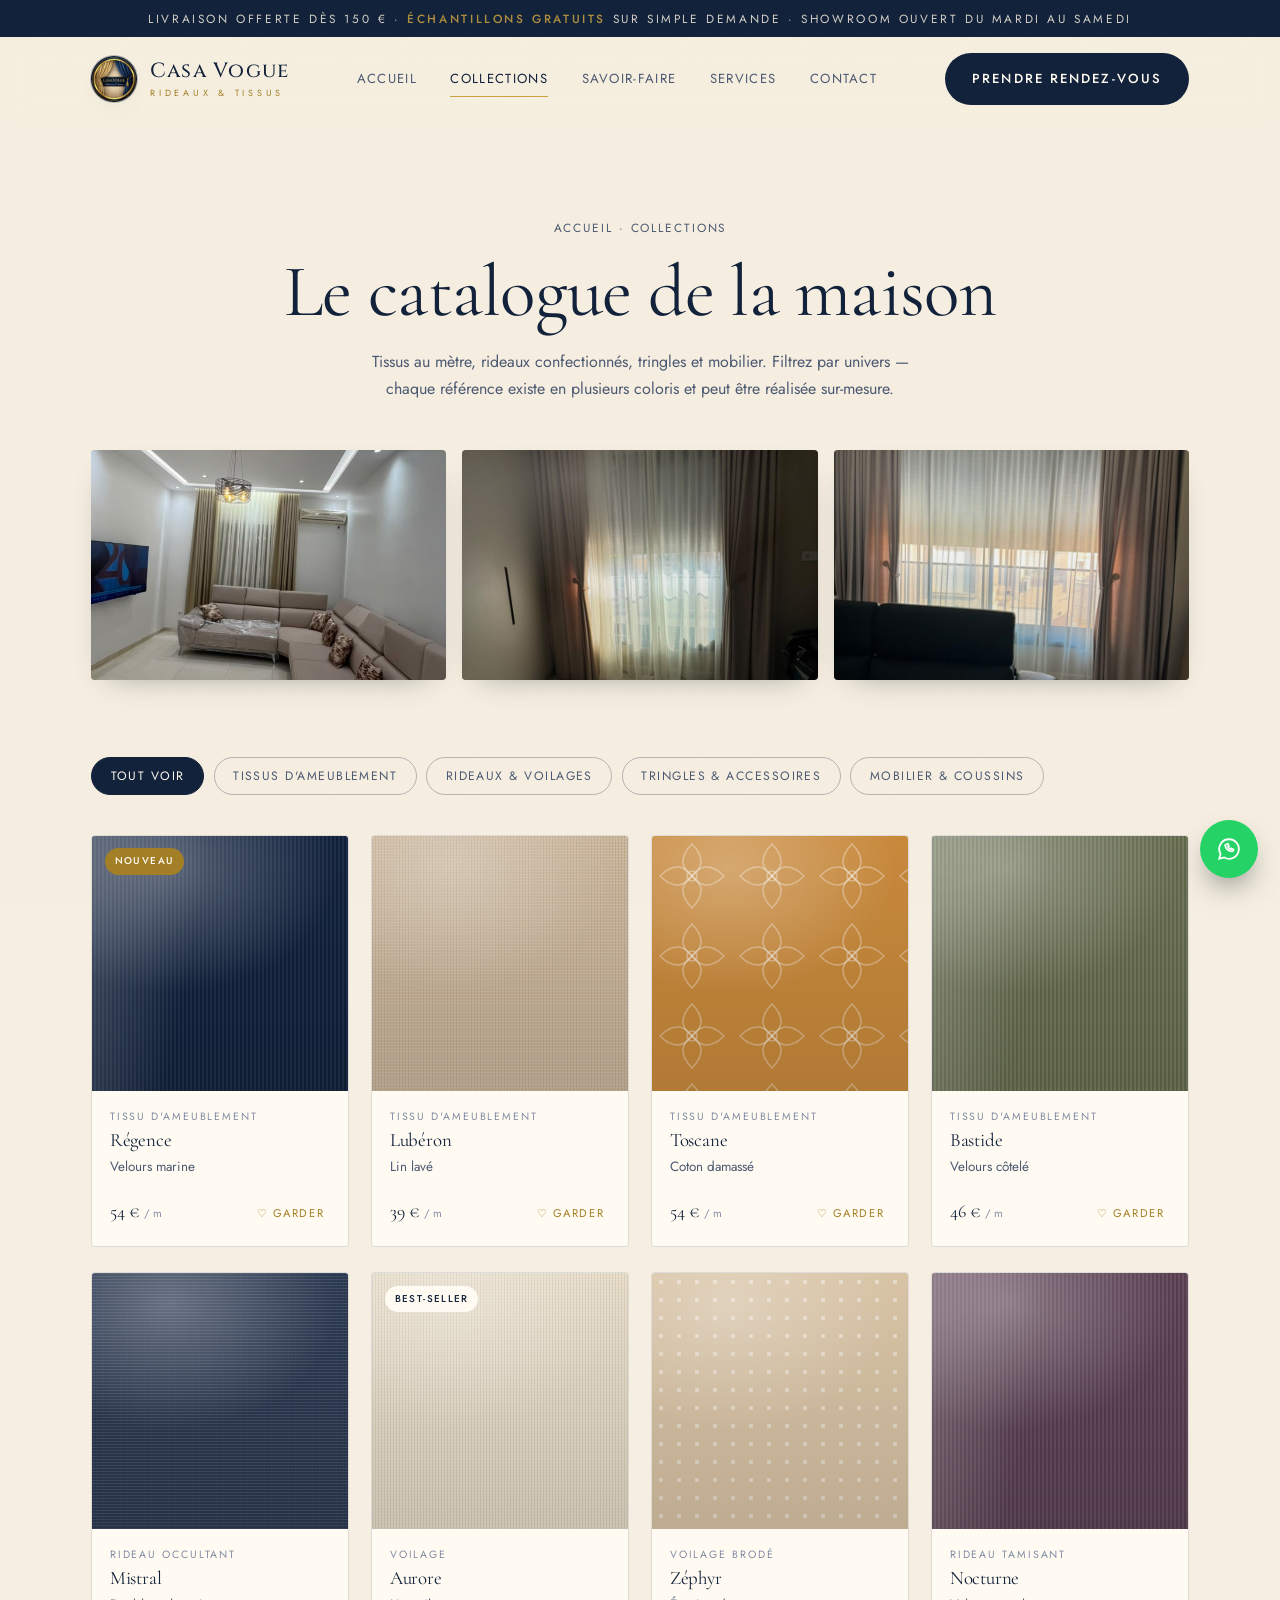
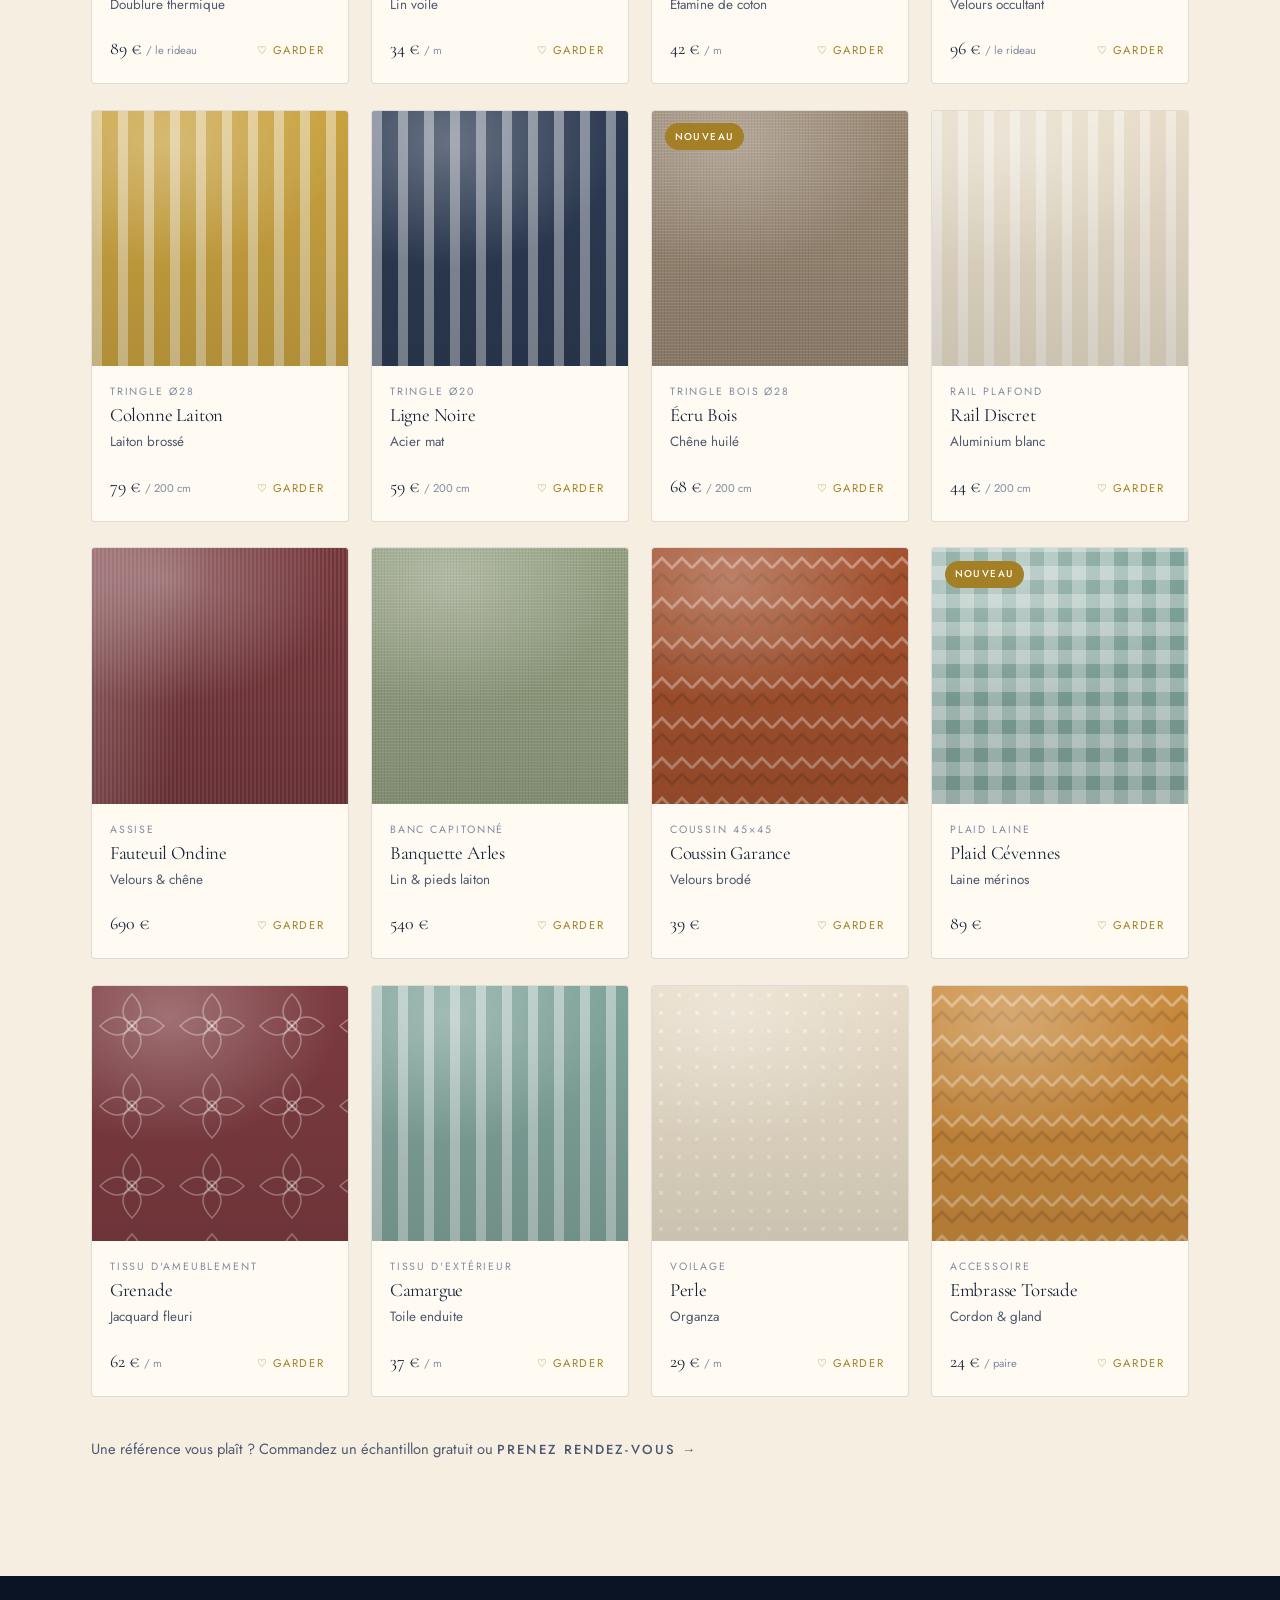
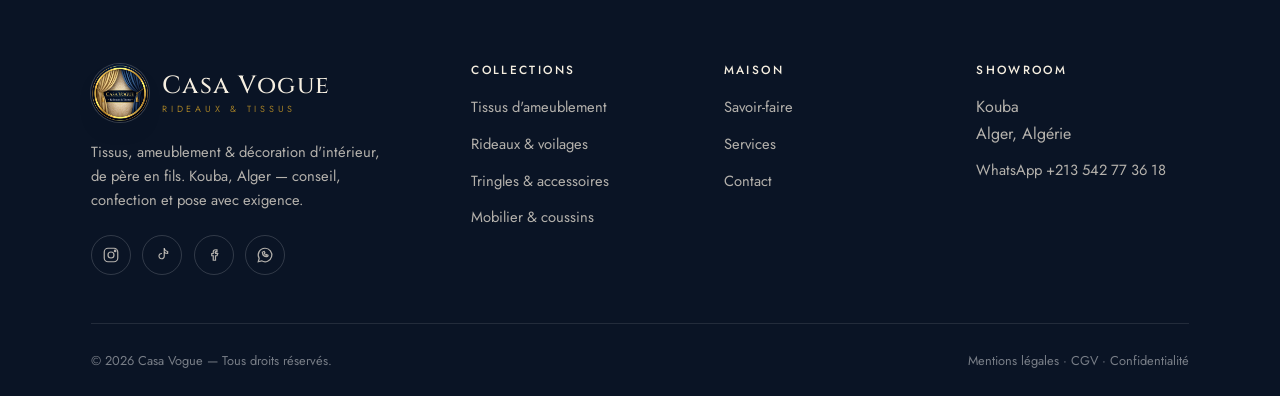
<file: collections.html>
<!DOCTYPE html>
<html lang="fr">
<head>
  <meta charset="UTF-8" />
  <meta name="viewport" content="width=device-width, initial-scale=1.0" />
  <title>Collections — CASA VOGUE | Kouba, Alger</title>
  <meta name="description" content="Le catalogue Casa Vogue (Kouba, Alger) : tissus d'ameublement, rideaux & voilages, tringles et accessoires, mobilier et coussins. Filtrez par univers." />
  <link rel="icon" href="assets/img/logo.jpg" type="image/jpeg" />
  <link rel="apple-touch-icon" href="assets/img/logo.jpg" />
  <link rel="preconnect" href="https://fonts.googleapis.com" />
  <link rel="preconnect" href="https://fonts.gstatic.com" crossorigin />
  <link href="https://fonts.googleapis.com/css2?family=Cinzel:wght@400;500;600&family=Cormorant+Garamond:ital,wght@0,400;0,500;0,600;1,400;1,500&family=Jost:wght@300;400;500;600&display=swap" rel="stylesheet" />
  <link rel="stylesheet" href="assets/css/styles.css" />
</head>
<body>

  <div class="topbar">
    <span>Livraison offerte dès 150 € · <b>Échantillons gratuits</b> sur simple demande · Showroom ouvert du mardi au samedi</span>
  </div>

  <header class="nav">
    <div class="wrap nav-inner">
      <a href="index.html" class="brand" aria-label="Casa Vogue, accueil">
        <span class="brand-mark"><img src="assets/img/logo.jpg" alt="" /></span>
        <span class="brand-word"><span class="mark">Casa Vogue</span><span class="sub">Rideaux &amp; Tissus</span></span>
      </a>
      <nav class="nav-links" aria-label="Navigation principale">
        <a href="index.html">Accueil</a>
        <a href="collections.html" aria-current="page">Collections</a>
        <a href="index.html#savoir-faire">Savoir-faire</a>
        <a href="index.html#services">Services</a>
        <a href="contact.html">Contact</a>
      </nav>
      <div class="nav-cta">
        <a href="contact.html" class="btn btn-primary">Prendre rendez-vous</a>
        <button class="nav-toggle" aria-label="Ouvrir le menu" aria-expanded="false"><span></span><span></span><span></span></button>
      </div>
    </div>
  </header>

  <nav class="mobile-menu" aria-label="Menu mobile">
    <a href="index.html">Accueil</a>
    <a href="collections.html">Collections</a>
    <a href="index.html#savoir-faire">Savoir-faire</a>
    <a href="index.html#services">Services</a>
    <a href="contact.html">Contact</a>
    <a href="contact.html" class="btn btn-primary">Prendre rendez-vous</a>
  </nav>

  <main>
    <section class="page-hero">
      <div class="wrap">
        <p class="breadcrumb" data-reveal><a href="index.html">Accueil</a> · Collections</p>
        <h1 data-reveal data-delay="1">Le catalogue de la maison</h1>
        <p data-reveal data-delay="2">Tissus au mètre, rideaux confectionnés, tringles et mobilier.
          Filtrez par univers — chaque référence existe en plusieurs coloris et peut être réalisée sur-mesure.</p>
      </div>
    </section>

    <section class="wrap" style="margin-bottom:clamp(3rem,6vw,5rem)">
      <div class="gallery" style="grid-template-columns:repeat(3,1fr);grid-auto-rows:230px" data-reveal>
        <figure><div class="swatch"><img src="assets/img/realisations/realisation-01.jpg" alt="Voilage plis vagues, chambre" loading="lazy" /></div><figcaption>Voilage plis vagues</figcaption></figure>
        <figure><div class="swatch"><img src="assets/img/realisations/realisation-04.jpg" alt="Rideau tamisant et voilage, chambre lumineuse" loading="lazy" /></div><figcaption>Rideau tamisant</figcaption></figure>
        <figure><div class="swatch"><img src="assets/img/realisations/realisation-02.jpg" alt="Salon habillé, ensemble complet" loading="lazy" /></div><figcaption>Ensemble salon</figcaption></figure>
      </div>
    </section>

    <section class="section" style="padding-top:0">
      <div class="wrap">
        <div class="filterbar" data-filter data-reveal>
          <button data-cat="all" class="active">Tout voir</button>
          <button data-cat="tissus">Tissus d'ameublement</button>
          <button data-cat="rideaux">Rideaux &amp; voilages</button>
          <button data-cat="tringles">Tringles &amp; accessoires</button>
          <button data-cat="ameublement">Mobilier &amp; coussins</button>
        </div>

        <div class="product-grid" data-catalogue>
          <!-- injecté par assets/js/products.js -->
        </div>

        <p style="margin-top:2.5rem;color:var(--ink-soft);font-size:.92rem" data-reveal>
          Une référence vous plaît&nbsp;? Commandez un échantillon gratuit ou
          <a href="contact.html" class="link-underline" style="display:inline">prenez rendez-vous <span class="arrow">→</span></a>
        </p>
      </div>
    </section>
  </main>

  <footer class="footer">
    <div class="wrap">
      <div class="footer-top">
        <div>
          <a href="index.html" class="brand">
            <span class="brand-mark"><img src="assets/img/logo.jpg" alt="" /></span>
            <span class="brand-word"><span class="mark">Casa Vogue</span><span class="sub">Rideaux &amp; Tissus</span></span>
          </a>
          <p>Tissus, ameublement &amp; décoration d'intérieur, de père en fils. Kouba, Alger — conseil, confection et pose avec exigence.</p>
          <div class="socials">
            <a href="https://www.instagram.com/casa_voguee" aria-label="Instagram" target="_blank" rel="noopener"><svg width="18" height="18" viewBox="0 0 24 24" fill="none" stroke="currentColor" stroke-width="1.6"><rect x="3" y="3" width="18" height="18" rx="5"/><circle cx="12" cy="12" r="4"/><circle cx="17.5" cy="6.5" r="1"/></svg></a>
            <a href="https://www.tiktok.com/@casa.vogue.kouba" aria-label="TikTok" target="_blank" rel="noopener"><svg width="18" height="18" viewBox="0 0 24 24" fill="none" stroke="currentColor" stroke-width="1.6"><path d="M15 3v10.5a3.5 3.5 0 11-3-3.46"/><path d="M15 3c.4 2.2 2 4 4.5 4.3V10c-1.7 0-3.2-.5-4.5-1.4"/></svg></a>
            <a href="https://www.facebook.com/share/1UbMQ487cH/?mibextid=wwXIfr" aria-label="Facebook" target="_blank" rel="noopener"><svg width="18" height="18" viewBox="0 0 24 24" fill="none" stroke="currentColor" stroke-width="1.6"><path d="M14 8h2V5h-2a3 3 0 00-3 3v2H9v3h2v6h3v-6h2l1-3h-3V8a1 1 0 011-1z"/></svg></a>
            <a href="https://wa.me/213542773618" aria-label="WhatsApp" target="_blank" rel="noopener"><svg width="18" height="18" viewBox="0 0 24 24" fill="none" stroke="currentColor" stroke-width="1.6"><path d="M12 3a9 9 0 00-7.8 13.5L3 21l4.6-1.2A9 9 0 1012 3z"/><path d="M8.5 8.5c.2 3 2.7 5.5 5.7 5.7.6 0 1.5-.2 1.7-.9l.2-.9-2-1-.6.8c-1-.4-2-1.4-2.4-2.4l.8-.6-1-2-.9.2c-.7.2-.9 1.1-.5 1.1z"/></svg></a>
          </div>
        </div>
        <div>
          <h4>Collections</h4>
          <ul>
            <li><a href="collections.html#tissus">Tissus d'ameublement</a></li>
            <li><a href="collections.html#rideaux">Rideaux &amp; voilages</a></li>
            <li><a href="collections.html#tringles">Tringles &amp; accessoires</a></li>
            <li><a href="collections.html#ameublement">Mobilier &amp; coussins</a></li>
          </ul>
        </div>
        <div>
          <h4>Maison</h4>
          <ul>
            <li><a href="index.html#savoir-faire">Savoir-faire</a></li>
            <li><a href="index.html#services">Services</a></li>
            <li><a href="contact.html">Contact</a></li>
          </ul>
        </div>
        <div>
          <h4>Showroom</h4>
          <ul>
            <li>Kouba<br>Alger, Algérie</li>
            <li><a href="https://wa.me/213542773618" target="_blank" rel="noopener">WhatsApp +213 542 77 36 18</a></li>
          </ul>
        </div>
      </div>
      <div class="footer-bottom">
        <span>© <span data-year>2026</span> Casa Vogue — Tous droits réservés.</span>
        <span><a href="#">Mentions légales</a> · <a href="#">CGV</a> · <a href="#">Confidentialité</a></span>
      </div>
    </div>
  </footer>

  <!-- WhatsApp -->
  <a href="https://wa.me/213542773618?text=Bonjour%20Casa%20Vogue%2C%20je%20souhaite%20plus%20d%27informations." class="whatsapp-fab" target="_blank" rel="noopener" aria-label="Écrire sur WhatsApp">
    <svg width="26" height="26" viewBox="0 0 24 24" fill="none" stroke="currentColor" stroke-width="1.7"><path d="M12 3a9 9 0 00-7.8 13.5L3 21l4.6-1.2A9 9 0 1012 3z"/><path d="M8.5 8.5c.2 3 2.7 5.5 5.7 5.7.6 0 1.5-.2 1.7-.9l.2-.9-2-1-.6.8c-1-.4-2-1.4-2.4-2.4l.8-.6-1-2-.9.2c-.7.2-.9 1.1-.5 1.1z"/></svg>
  </a>

  <script src="assets/js/main.js"></script>
  <script src="assets/js/products.js"></script>
</body>
</html>
</file>
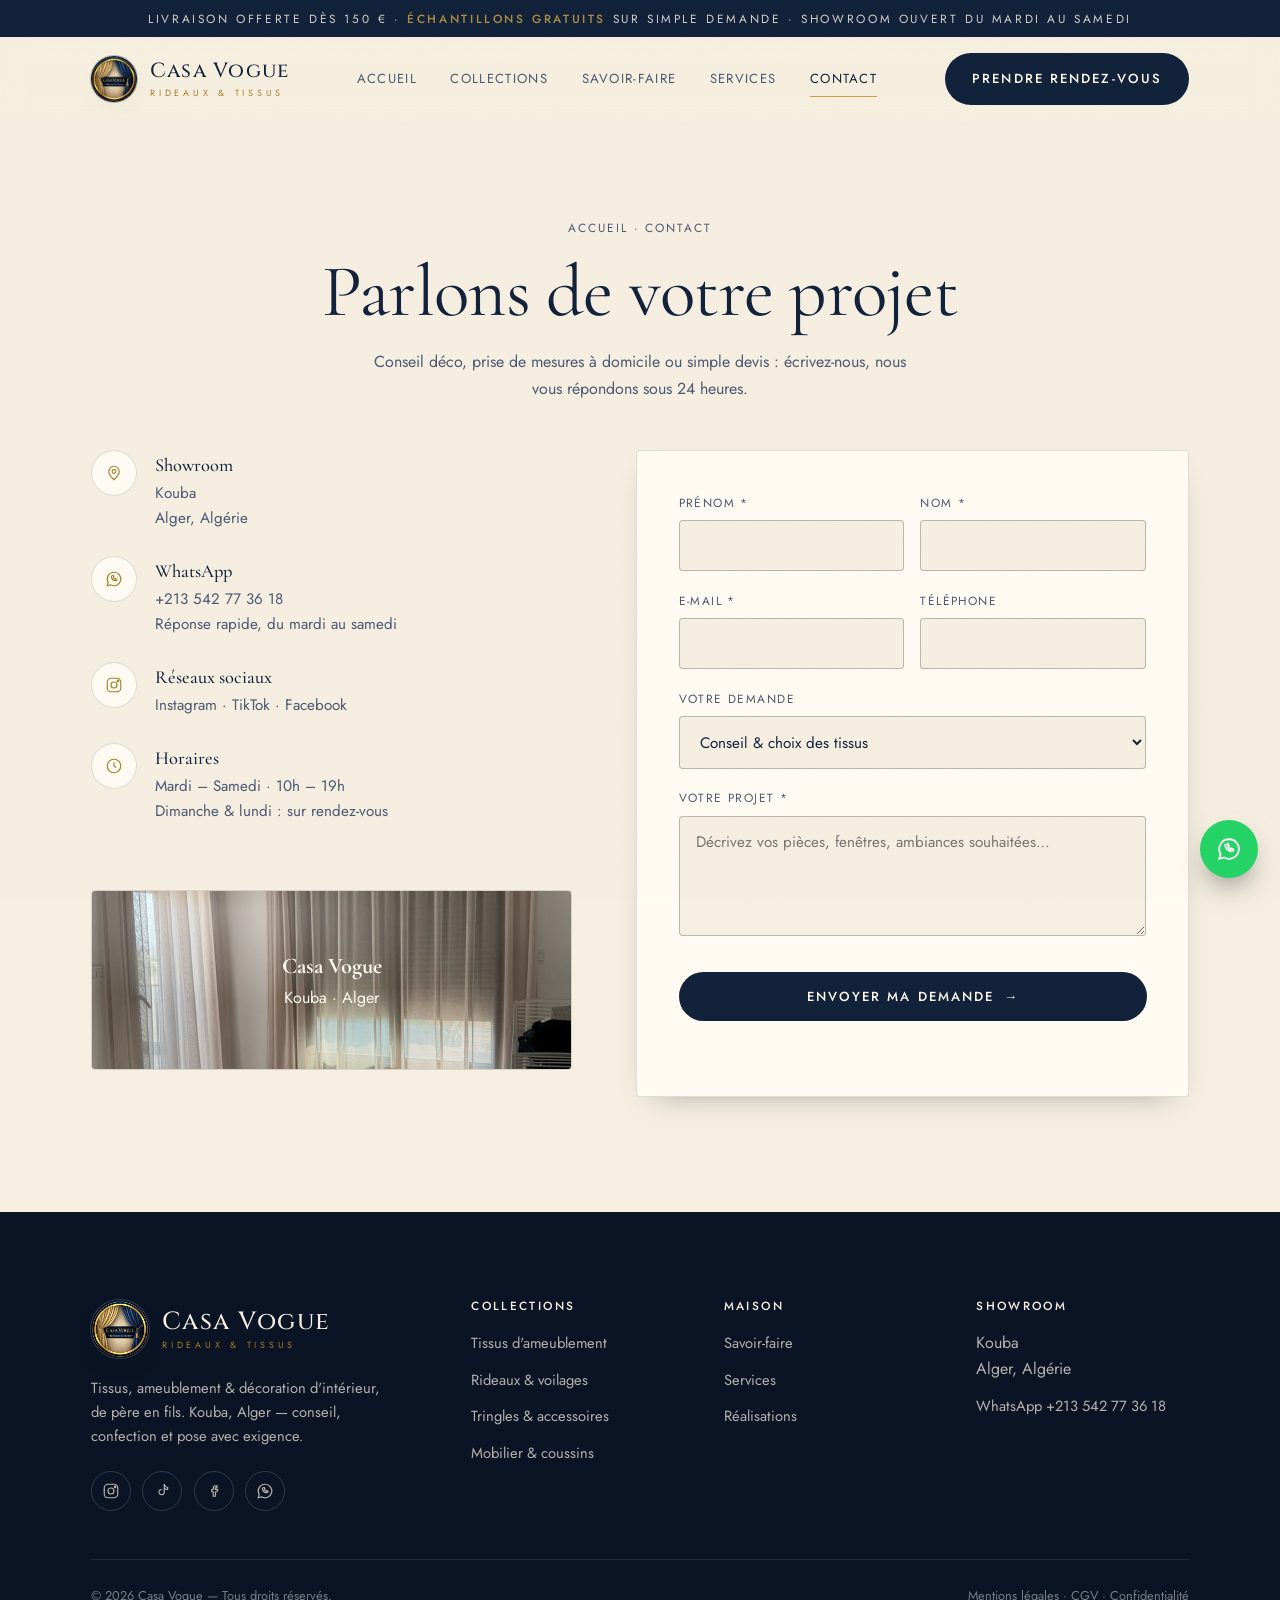
<file: contact.html>
<!DOCTYPE html>
<html lang="fr">
<head>
  <meta charset="UTF-8" />
  <meta name="viewport" content="width=device-width, initial-scale=1.0" />
  <title>Contact & rendez-vous — CASA VOGUE | Kouba, Alger</title>
  <meta name="description" content="Prenez rendez-vous avec Casa Vogue : conseil déco, prise de mesures et devis sur-mesure. Showroom à Kouba, Alger — contact WhatsApp au +213 542 77 36 18." />
  <link rel="icon" href="assets/img/logo.jpg" type="image/jpeg" />
  <link rel="apple-touch-icon" href="assets/img/logo.jpg" />
  <link rel="preconnect" href="https://fonts.googleapis.com" />
  <link rel="preconnect" href="https://fonts.gstatic.com" crossorigin />
  <link href="https://fonts.googleapis.com/css2?family=Cinzel:wght@400;500;600&family=Cormorant+Garamond:ital,wght@0,400;0,500;0,600;1,400;1,500&family=Jost:wght@300;400;500;600&display=swap" rel="stylesheet" />
  <link rel="stylesheet" href="assets/css/styles.css" />
</head>
<body>

  <div class="topbar">
    <span>Livraison offerte dès 150 € · <b>Échantillons gratuits</b> sur simple demande · Showroom ouvert du mardi au samedi</span>
  </div>

  <header class="nav">
    <div class="wrap nav-inner">
      <a href="index.html" class="brand" aria-label="Casa Vogue, accueil">
        <span class="brand-mark"><img src="assets/img/logo.jpg" alt="" /></span>
        <span class="brand-word"><span class="mark">Casa Vogue</span><span class="sub">Rideaux &amp; Tissus</span></span>
      </a>
      <nav class="nav-links" aria-label="Navigation principale">
        <a href="index.html">Accueil</a>
        <a href="collections.html">Collections</a>
        <a href="index.html#savoir-faire">Savoir-faire</a>
        <a href="index.html#services">Services</a>
        <a href="contact.html" aria-current="page">Contact</a>
      </nav>
      <div class="nav-cta">
        <a href="contact.html" class="btn btn-primary">Prendre rendez-vous</a>
        <button class="nav-toggle" aria-label="Ouvrir le menu" aria-expanded="false"><span></span><span></span><span></span></button>
      </div>
    </div>
  </header>

  <nav class="mobile-menu" aria-label="Menu mobile">
    <a href="index.html">Accueil</a>
    <a href="collections.html">Collections</a>
    <a href="index.html#savoir-faire">Savoir-faire</a>
    <a href="index.html#services">Services</a>
    <a href="contact.html">Contact</a>
    <a href="contact.html" class="btn btn-primary">Prendre rendez-vous</a>
  </nav>

  <main>
    <section class="page-hero">
      <div class="wrap">
        <p class="breadcrumb" data-reveal><a href="index.html">Accueil</a> · Contact</p>
        <h1 data-reveal data-delay="1">Parlons de votre projet</h1>
        <p data-reveal data-delay="2">Conseil déco, prise de mesures à domicile ou simple devis :
          écrivez-nous, nous vous répondons sous 24&nbsp;heures.</p>
      </div>
    </section>

    <section class="section" style="padding-top:0">
      <div class="wrap contact-grid">
        <!-- Infos -->
        <div class="info-card">
          <div class="info-item" data-reveal>
            <span class="ic"><svg width="18" height="18" viewBox="0 0 24 24" fill="none" stroke="currentColor" stroke-width="1.5"><path d="M12 21s7-6.5 7-11a7 7 0 10-14 0c0 4.5 7 11 7 11z"/><circle cx="12" cy="10" r="2.5"/></svg></span>
            <div><b>Showroom</b><p>Kouba<br>Alger, Algérie</p></div>
          </div>
          <div class="info-item" data-reveal data-delay="1">
            <span class="ic"><svg width="18" height="18" viewBox="0 0 24 24" fill="none" stroke="currentColor" stroke-width="1.5"><path d="M12 3a9 9 0 00-7.8 13.5L3 21l4.6-1.2A9 9 0 1012 3z"/><path d="M8.5 8.5c.2 3 2.7 5.5 5.7 5.7.6 0 1.5-.2 1.7-.9l.2-.9-2-1-.6.8c-1-.4-2-1.4-2.4-2.4l.8-.6-1-2-.9.2c-.7.2-.9 1.1-.5 1.1z"/></svg></span>
            <div><b>WhatsApp</b><p><a href="https://wa.me/213542773618" target="_blank" rel="noopener">+213 542 77 36 18</a><br>Réponse rapide, du mardi au samedi</p></div>
          </div>
          <div class="info-item" data-reveal data-delay="2">
            <span class="ic"><svg width="18" height="18" viewBox="0 0 24 24" fill="none" stroke="currentColor" stroke-width="1.5"><rect x="3" y="3" width="18" height="18" rx="5"/><circle cx="12" cy="12" r="4"/><circle cx="17.5" cy="6.5" r="1"/></svg></span>
            <div><b>Réseaux sociaux</b><p>
              <a href="https://www.instagram.com/casa_voguee" target="_blank" rel="noopener">Instagram</a> ·
              <a href="https://www.tiktok.com/@casa.vogue.kouba" target="_blank" rel="noopener">TikTok</a> ·
              <a href="https://www.facebook.com/share/1UbMQ487cH/?mibextid=wwXIfr" target="_blank" rel="noopener">Facebook</a>
            </p></div>
          </div>
          <div class="info-item" data-reveal data-delay="3">
            <span class="ic"><svg width="18" height="18" viewBox="0 0 24 24" fill="none" stroke="currentColor" stroke-width="1.5"><circle cx="12" cy="12" r="9"/><path d="M12 7v5l3 2"/></svg></span>
            <div><b>Horaires</b><p>Mardi – Samedi · 10h – 19h<br>Dimanche &amp; lundi : sur rendez-vous</p></div>
          </div>

          <div class="map-strip" data-reveal aria-hidden="true">
            <div class="swatch"><img src="assets/img/realisations/realisation-05.jpg" alt="" loading="lazy" /></div>
            <div class="pin"><div><b>Casa Vogue</b>Kouba · Alger</div></div>
          </div>
        </div>

        <!-- Formulaire -->
        <form class="form" data-contact novalidate data-reveal data-delay="1">
          <div class="field two">
            <div>
              <label for="prenom">Prénom *</label>
              <input id="prenom" name="prenom" type="text" required />
            </div>
            <div>
              <label for="nom">Nom *</label>
              <input id="nom" name="nom" type="text" required />
            </div>
          </div>
          <div class="field two">
            <div>
              <label for="email">E-mail *</label>
              <input id="email" name="email" type="email" required />
            </div>
            <div>
              <label for="tel">Téléphone</label>
              <input id="tel" name="tel" type="tel" />
            </div>
          </div>
          <div class="field">
            <label for="sujet">Votre demande</label>
            <select id="sujet" name="sujet">
              <option>Conseil &amp; choix des tissus</option>
              <option>Rideaux &amp; voilages sur-mesure</option>
              <option>Tringles &amp; pose</option>
              <option>Mobilier &amp; réfection</option>
              <option>Prise de mesures à domicile</option>
              <option>Autre</option>
            </select>
          </div>
          <div class="field">
            <label for="message">Votre projet *</label>
            <textarea id="message" name="message" placeholder="Décrivez vos pièces, fenêtres, ambiances souhaitées…" required></textarea>
          </div>
          <button type="submit" class="btn btn-primary">Envoyer ma demande <span class="arrow">→</span></button>
          <p class="form-msg" role="status" aria-live="polite"></p>
        </form>
      </div>
    </section>
  </main>

  <footer class="footer">
    <div class="wrap">
      <div class="footer-top">
        <div>
          <a href="index.html" class="brand">
            <span class="brand-mark"><img src="assets/img/logo.jpg" alt="" /></span>
            <span class="brand-word"><span class="mark">Casa Vogue</span><span class="sub">Rideaux &amp; Tissus</span></span>
          </a>
          <p>Tissus, ameublement &amp; décoration d'intérieur, de père en fils. Kouba, Alger — conseil, confection et pose avec exigence.</p>
          <div class="socials">
            <a href="https://www.instagram.com/casa_voguee" aria-label="Instagram" target="_blank" rel="noopener"><svg width="18" height="18" viewBox="0 0 24 24" fill="none" stroke="currentColor" stroke-width="1.6"><rect x="3" y="3" width="18" height="18" rx="5"/><circle cx="12" cy="12" r="4"/><circle cx="17.5" cy="6.5" r="1"/></svg></a>
            <a href="https://www.tiktok.com/@casa.vogue.kouba" aria-label="TikTok" target="_blank" rel="noopener"><svg width="18" height="18" viewBox="0 0 24 24" fill="none" stroke="currentColor" stroke-width="1.6"><path d="M15 3v10.5a3.5 3.5 0 11-3-3.46"/><path d="M15 3c.4 2.2 2 4 4.5 4.3V10c-1.7 0-3.2-.5-4.5-1.4"/></svg></a>
            <a href="https://www.facebook.com/share/1UbMQ487cH/?mibextid=wwXIfr" aria-label="Facebook" target="_blank" rel="noopener"><svg width="18" height="18" viewBox="0 0 24 24" fill="none" stroke="currentColor" stroke-width="1.6"><path d="M14 8h2V5h-2a3 3 0 00-3 3v2H9v3h2v6h3v-6h2l1-3h-3V8a1 1 0 011-1z"/></svg></a>
            <a href="https://wa.me/213542773618" aria-label="WhatsApp" target="_blank" rel="noopener"><svg width="18" height="18" viewBox="0 0 24 24" fill="none" stroke="currentColor" stroke-width="1.6"><path d="M12 3a9 9 0 00-7.8 13.5L3 21l4.6-1.2A9 9 0 1012 3z"/><path d="M8.5 8.5c.2 3 2.7 5.5 5.7 5.7.6 0 1.5-.2 1.7-.9l.2-.9-2-1-.6.8c-1-.4-2-1.4-2.4-2.4l.8-.6-1-2-.9.2c-.7.2-.9 1.1-.5 1.1z"/></svg></a>
          </div>
        </div>
        <div>
          <h4>Collections</h4>
          <ul>
            <li><a href="collections.html#tissus">Tissus d'ameublement</a></li>
            <li><a href="collections.html#rideaux">Rideaux &amp; voilages</a></li>
            <li><a href="collections.html#tringles">Tringles &amp; accessoires</a></li>
            <li><a href="collections.html#ameublement">Mobilier &amp; coussins</a></li>
          </ul>
        </div>
        <div>
          <h4>Maison</h4>
          <ul>
            <li><a href="index.html#savoir-faire">Savoir-faire</a></li>
            <li><a href="index.html#services">Services</a></li>
            <li><a href="index.html#realisations">Réalisations</a></li>
          </ul>
        </div>
        <div>
          <h4>Showroom</h4>
          <ul>
            <li>Kouba<br>Alger, Algérie</li>
            <li><a href="https://wa.me/213542773618" target="_blank" rel="noopener">WhatsApp +213 542 77 36 18</a></li>
          </ul>
        </div>
      </div>
      <div class="footer-bottom">
        <span>© <span data-year>2026</span> Casa Vogue — Tous droits réservés.</span>
        <span><a href="#">Mentions légales</a> · <a href="#">CGV</a> · <a href="#">Confidentialité</a></span>
      </div>
    </div>
  </footer>

  <!-- WhatsApp -->
  <a href="https://wa.me/213542773618?text=Bonjour%20Casa%20Vogue%2C%20je%20souhaite%20plus%20d%27informations." class="whatsapp-fab" target="_blank" rel="noopener" aria-label="Écrire sur WhatsApp">
    <svg width="26" height="26" viewBox="0 0 24 24" fill="none" stroke="currentColor" stroke-width="1.7"><path d="M12 3a9 9 0 00-7.8 13.5L3 21l4.6-1.2A9 9 0 1012 3z"/><path d="M8.5 8.5c.2 3 2.7 5.5 5.7 5.7.6 0 1.5-.2 1.7-.9l.2-.9-2-1-.6.8c-1-.4-2-1.4-2.4-2.4l.8-.6-1-2-.9.2c-.7.2-.9 1.1-.5 1.1z"/></svg>
  </a>

  <script src="assets/js/main.js"></script>
</body>
</html>
</file>
<file: assets/css/styles.css>
/* =====================================================================
   CASA VOGUE — Rideaux & Tissus
   Design system : ivoire chaud · marine profond · or · esprit "rideau de scène"
   Typographie : Cinzel (capitales) + Cormorant Garamond (display) + Jost (texte)
   ===================================================================== */

/* ------------------------------ Tokens ------------------------------ */
:root {
  /* Palette */
  --paper:        #f6efe1;
  --paper-2:      #ebdec1;
  --cream:        #fffbf2;
  --ink:          #13223b;
  --ink-soft:     #4c5972;
  --ink-faint:    #808ba3;
  --terracotta:   #c9a23f;   /* or — accents, liens, boutons */
  --terracotta-d: #a37f26;   /* or profond — hover */
  --olive:        #16294a;   /* marine secondaire */
  --bordeaux:     #0f1d33;   /* marine profond — badges, avatars */
  --gold:         #d4b45a;   /* or clair — étoiles, filets */
  --line:         rgba(19, 34, 59, .14);
  --line-strong:  rgba(19, 34, 59, .28);
  --shadow:       0 24px 60px -30px rgba(11, 20, 36, .5);
  --shadow-sm:    0 12px 30px -18px rgba(11, 20, 36, .42);

  /* Type */
  --display: "Cormorant Garamond", "Playfair Display", Georgia, serif;
  --caps:    "Cinzel", "Cormorant Garamond", Georgia, serif;
  --body:    "Jost", "Century Gothic", sans-serif;

  /* Rhythm */
  --wrap: 1200px;
  --gutter: clamp(1.25rem, 4vw, 4rem);
  --radius: 4px;
  --ease: cubic-bezier(.22, 1, .36, 1);
}

/* ------------------------------ Reset ------------------------------- */
*, *::before, *::after { box-sizing: border-box; }
* { margin: 0; }
html { scroll-behavior: smooth; -webkit-text-size-adjust: 100%; }
body {
  font-family: var(--body);
  color: var(--ink);
  background: var(--paper);
  line-height: 1.65;
  font-weight: 400;
  overflow-x: hidden;
  -webkit-font-smoothing: antialiased;
  text-rendering: optimizeLegibility;
}
img, svg { display: block; max-width: 100%; }
a { color: inherit; text-decoration: none; }
button { font-family: inherit; cursor: pointer; border: none; background: none; color: inherit; }
ul { list-style: none; padding: 0; }

/* Paper grain overlay */
body::before {
  content: "";
  position: fixed;
  inset: 0;
  pointer-events: none;
  z-index: 9999;
  opacity: .5;
  mix-blend-mode: multiply;
  background-image: url("data:image/svg+xml,%3Csvg xmlns='http://www.w3.org/2000/svg' width='140' height='140'%3E%3Cfilter id='n'%3E%3CfeTurbulence type='fractalNoise' baseFrequency='.85' numOctaves='2' stitchTiles='stitch'/%3E%3CfeColorMatrix type='saturate' values='0'/%3E%3C/filter%3E%3Crect width='100%25' height='100%25' filter='url(%23n)' opacity='.045'/%3E%3C/svg%3E");
}

/* --------------------------- Typography ----------------------------- */
h1, h2, h3, h4 { font-family: var(--display); font-weight: 400; line-height: 1.04; letter-spacing: -.01em; }
.eyebrow {
  font-family: var(--caps);
  font-size: .72rem;
  letter-spacing: .34em;
  text-transform: uppercase;
  color: var(--terracotta-d);
  font-weight: 500;
  display: inline-flex;
  align-items: center;
  gap: .8rem;
}
.eyebrow::before { content: ""; width: 30px; height: 1px; background: var(--terracotta); opacity: .7; }
.eyebrow.center::after { content: ""; width: 30px; height: 1px; background: var(--terracotta); opacity: .7; }
.serif-italic { font-style: italic; }

/* ---------------------------- Layout -------------------------------- */
.wrap { width: 100%; max-width: var(--wrap); margin-inline: auto; padding-inline: var(--gutter); }
.section { padding-block: clamp(4.5rem, 9vw, 8rem); }
.section-head { max-width: 640px; margin-bottom: clamp(2.5rem, 5vw, 4rem); }
.section-head.center { margin-inline: auto; text-align: center; }
.section-head h2 { font-size: clamp(2.1rem, 5.2vw, 3.6rem); margin-top: 1.1rem; }
.section-head p { margin-top: 1.2rem; color: var(--ink-soft); font-size: 1.05rem; max-width: 52ch; }
.section-head.center p { margin-inline: auto; }

/* ---------------------------- Buttons ------------------------------- */
.btn {
  --pad: .95rem 1.7rem;
  display: inline-flex; align-items: center; gap: .6rem;
  padding: var(--pad);
  font-size: .82rem; letter-spacing: .16em; text-transform: uppercase; font-weight: 500;
  border-radius: 100px;
  transition: transform .35s var(--ease), background .35s var(--ease), color .35s var(--ease), box-shadow .35s var(--ease);
  position: relative; will-change: transform;
}
.btn .arrow { transition: transform .35s var(--ease); }
.btn:hover .arrow { transform: translateX(4px); }
.btn-primary { background: var(--ink); color: var(--cream); }
.btn-primary:hover { background: var(--terracotta-d); transform: translateY(-2px); box-shadow: var(--shadow-sm); }
.btn-ghost { border: 1px solid var(--line-strong); color: var(--ink); }
.btn-ghost:hover { border-color: var(--ink); background: var(--ink); color: var(--cream); transform: translateY(-2px); }
.link-underline {
  font-size: .82rem; letter-spacing: .16em; text-transform: uppercase; font-weight: 500;
  display: inline-flex; align-items: center; gap: .55rem; padding-bottom: 3px;
  background-image: linear-gradient(var(--terracotta), var(--terracotta));
  background-size: 0% 1px; background-repeat: no-repeat; background-position: left bottom;
  transition: background-size .4s var(--ease), color .3s;
}
.link-underline:hover { background-size: 100% 1px; color: var(--terracotta-d); }
.link-underline .arrow { transition: transform .35s var(--ease); }
.link-underline:hover .arrow { transform: translateX(4px); }

/* -------------------------- Announcement ---------------------------- */
.topbar {
  background: var(--ink); color: var(--paper);
  font-size: .74rem; letter-spacing: .22em; text-transform: uppercase;
  text-align: center; padding: .55rem 1rem; position: relative; z-index: 60;
}
.topbar span { opacity: .85; }
.topbar b { color: var(--terracotta); font-weight: 500; }

/* ------------------------------ Nav --------------------------------- */
.nav {
  position: sticky; top: 0; z-index: 50;
  background: color-mix(in srgb, var(--paper) 82%, transparent);
  backdrop-filter: blur(14px) saturate(1.4);
  border-bottom: 1px solid transparent;
  transition: border-color .4s, background .4s, box-shadow .4s;
}
.nav.scrolled { border-color: var(--line); box-shadow: 0 10px 30px -24px rgba(11,20,36,.5); }
.nav-inner { display: flex; align-items: center; justify-content: space-between; height: 84px; }
.brand { display: flex; align-items: center; gap: .8rem; }
.brand-mark {
  flex: none; width: 46px; height: 46px; border-radius: 50%; overflow: hidden;
  position: relative; box-shadow: 0 0 0 1px var(--line-strong), var(--shadow-sm);
  transition: transform .5s var(--ease);
}
.brand:hover .brand-mark { transform: rotate(8deg) scale(1.04); }
.brand-mark img { width: 100%; height: 100%; object-fit: cover; transform: scale(1.14); display: block; }
.brand-word { display: flex; flex-direction: column; line-height: 1.05; }
.brand-word .mark {
  font-family: var(--caps); font-size: 1.28rem; font-weight: 500; letter-spacing: .06em;
  color: var(--ink);
}
.brand-word .sub { font-family: var(--body); font-size: .56rem; letter-spacing: .42em; text-transform: uppercase; color: var(--terracotta-d); margin-top: .3rem; }
.footer .brand-word .mark { color: var(--paper); }
.nav-links { display: flex; align-items: center; gap: 2.1rem; }
.nav-links a {
  font-size: .82rem; letter-spacing: .1em; text-transform: uppercase; color: var(--ink-soft);
  position: relative; padding: .3rem 0; transition: color .3s;
}
.nav-links a::after {
  content: ""; position: absolute; left: 0; bottom: -2px; width: 0; height: 1px;
  background: var(--terracotta); transition: width .35s var(--ease);
}
.nav-links a:hover, .nav-links a[aria-current="page"] { color: var(--ink); }
.nav-links a:hover::after, .nav-links a[aria-current="page"]::after { width: 100%; }
.nav-cta { display: flex; align-items: center; gap: 1.2rem; }
.nav-toggle { display: none; width: 44px; height: 44px; flex-direction: column; justify-content: center; gap: 5px; align-items: center; }
.nav-toggle span { width: 24px; height: 1.6px; background: var(--ink); transition: transform .35s var(--ease), opacity .3s; }
.nav-toggle.open span:nth-child(1) { transform: translateY(6.6px) rotate(45deg); }
.nav-toggle.open span:nth-child(2) { opacity: 0; }
.nav-toggle.open span:nth-child(3) { transform: translateY(-6.6px) rotate(-45deg); }

/* ------------------------------ Hero -------------------------------- */
.hero { position: relative; padding-top: clamp(2.5rem, 5vw, 4rem); padding-bottom: clamp(3rem, 6vw, 5rem); overflow: hidden; }
.hero-grid { display: grid; grid-template-columns: 1.05fr .95fr; gap: clamp(2rem, 5vw, 4.5rem); align-items: center; }
.hero-copy { max-width: 33rem; }
.hero h1 { font-size: clamp(2.9rem, 7.4vw, 5.9rem); margin: 1.4rem 0 0; letter-spacing: -.02em; }
.hero h1 em { font-style: italic; color: var(--terracotta-d); }
.hero-lede { margin-top: 1.6rem; font-size: 1.12rem; color: var(--ink-soft); max-width: 42ch; }
.hero-actions { margin-top: 2.3rem; display: flex; gap: 1rem; flex-wrap: wrap; }
.hero-stats { margin-top: 3rem; display: flex; gap: 2.4rem; flex-wrap: wrap; }
.hero-stats .stat b { font-family: var(--display); font-size: 1.9rem; display: block; line-height: 1; }
.hero-stats .stat span { font-size: .72rem; letter-spacing: .16em; text-transform: uppercase; color: var(--ink-faint); }

/* Hero collage of fabric swatches */
.hero-collage { position: relative; aspect-ratio: 1 / 1.06; }
.hero-collage .tile {
  position: absolute; border-radius: 6px; box-shadow: var(--shadow);
  overflow: hidden; border: 6px solid var(--cream);
}
.hero-collage .t1 { inset: 0 34% 30% 0; z-index: 2; }
.hero-collage .t2 { width: 46%; aspect-ratio: 3/4; right: 0; top: 8%; z-index: 3; }
.hero-collage .t3 { width: 40%; aspect-ratio: 4/3; left: 8%; bottom: 0; z-index: 4; }
.hero-collage .badge {
  position: absolute; right: 2%; bottom: 6%; z-index: 5;
  width: 132px; height: 132px; border-radius: 50%;
  background: var(--bordeaux); color: var(--cream); overflow: hidden;
  display: grid; place-items: center; text-align: center;
  font-family: var(--display); line-height: 1.1; box-shadow: var(--shadow);
  animation: spin-slow 30s linear infinite;
  border: 3px solid var(--cream);
}
.hero-collage .badge img { width: 100%; height: 100%; object-fit: cover; transform: scale(1.1); }
@keyframes spin-slow { to { transform: rotate(360deg); } }
@media (prefers-reduced-motion: reduce) { .hero-collage .badge { animation: none; } }

/* ----------------------------- Marquee ------------------------------ */
.marquee { border-block: 1px solid var(--line); background: var(--paper-2); overflow: hidden; }
.marquee-track { display: flex; gap: 3.2rem; padding: 1.05rem 0; white-space: nowrap; width: max-content; animation: slide 34s linear infinite; }
.marquee:hover .marquee-track { animation-play-state: paused; }
.marquee-track span { font-family: var(--display); font-style: italic; font-size: 1.5rem; color: var(--ink-soft); display: inline-flex; align-items: center; gap: 3.2rem; }
.marquee-track span::after { content: "✦"; color: var(--terracotta); font-style: normal; font-size: .8rem; }
@keyframes slide { to { transform: translateX(-50%); } }
@media (prefers-reduced-motion: reduce) { .marquee-track { animation: none; } }

/* --------------------------- Swatch art ----------------------------- */
/* Base fabric swatch; palette + weave set by modifier classes */
.swatch { position: relative; width: 100%; height: 100%; background-color: var(--sw, #cbb69b); overflow: hidden; }
/* Real photography filling a swatch container (véritables réalisations) */
.swatch > img { position: absolute; inset: 0; width: 100%; height: 100%; object-fit: cover; }
.swatch::after { /* soft light + weave sheen */
  content: ""; position: absolute; inset: 0;
  background:
    radial-gradient(120% 90% at 30% 12%, rgba(255,255,255,.28), transparent 55%),
    linear-gradient(180deg, transparent, rgba(0,0,0,.12));
}
/* Linen / lin weave */
.w-lin { background-image:
  repeating-linear-gradient(0deg, rgba(255,255,255,.10) 0 1px, transparent 1px 3px),
  repeating-linear-gradient(90deg, rgba(0,0,0,.07) 0 1px, transparent 1px 3px); }
/* Velvet / velours */
.w-velours { background-image:
  linear-gradient(100deg, rgba(255,255,255,.22), transparent 40%),
  repeating-linear-gradient(90deg, rgba(0,0,0,.10) 0 2px, rgba(255,255,255,.05) 2px 4px); }
/* Stripes / rayures */
.w-rayures { background-image:
  repeating-linear-gradient(90deg, rgba(255,255,255,.42) 0 10px, transparent 10px 26px); }
/* Gingham / carreaux */
.w-carreaux { background-image:
  repeating-linear-gradient(0deg, rgba(255,255,255,.32) 0 14px, transparent 14px 28px),
  repeating-linear-gradient(90deg, rgba(255,255,255,.32) 0 14px, transparent 14px 28px); }
/* Chevron */
.w-chevron { background-image: url("data:image/svg+xml,%3Csvg xmlns='http://www.w3.org/2000/svg' width='40' height='40'%3E%3Cpath d='M0 20 L10 10 L20 20 L30 10 L40 20' fill='none' stroke='%23ffffff' stroke-opacity='.35' stroke-width='3'/%3E%3Cpath d='M0 36 L10 26 L20 36 L30 26 L40 36' fill='none' stroke='%23000000' stroke-opacity='.12' stroke-width='3'/%3E%3C/svg%3E"); }
/* Damask / floral */
.w-damas { background-image: url("data:image/svg+xml,%3Csvg xmlns='http://www.w3.org/2000/svg' width='80' height='80'%3E%3Cg fill='none' stroke='%23ffffff' stroke-opacity='.34' stroke-width='1.6'%3E%3Cpath d='M40 8 C52 20 52 32 40 40 C28 32 28 20 40 8Z'/%3E%3Cpath d='M40 72 C52 60 52 48 40 40 C28 48 28 60 40 72Z'/%3E%3Ccircle cx='40' cy='40' r='5'/%3E%3Cpath d='M8 40 C20 52 32 52 40 40 C32 28 20 28 8 40Z'/%3E%3Cpath d='M72 40 C60 52 48 52 40 40 C48 28 60 28 72 40Z'/%3E%3C/g%3E%3C/svg%3E"); }
/* Dots / pois */
.w-pois { background-image: radial-gradient(rgba(255,255,255,.4) 2px, transparent 2.5px); background-size: 18px 18px; }

/* Palettes */
.p-terracotta { --sw: #b56a45; }
.p-ochre      { --sw: #c98a3c; }
.p-olive      { --sw: #6d7355; }
.p-sage       { --sw: #94a081; }
.p-bordeaux   { --sw: #7c3b40; }
.p-bleu       { --sw: #3f5a6b; }
.p-bleunuit   { --sw: #2c3a52; }
.p-lin        { --sw: #cbb69b; }
.p-sable      { --sw: #d8c3a5; }
.p-taupe      { --sw: #9a8873; }
.p-ivoire     { --sw: #e7dcc8; }
.p-rouille    { --sw: #a4522f; }
.p-vertdeau   { --sw: #7fa39a; }
.p-prune      { --sw: #5f4457; }
.p-marine     { --sw: #12233f; }
.p-dore       { --sw: #c9a23f; }

/* --------------------------- Collections ---------------------------- */
.collections-grid { display: grid; grid-template-columns: repeat(3, 1fr); gap: 1.5rem; }
.collection-card {
  position: relative; border-radius: var(--radius); overflow: hidden;
  aspect-ratio: 4 / 5; box-shadow: var(--shadow-sm); isolation: isolate; display: block;
}
.collection-card .swatch { transition: transform .8s var(--ease); }
.collection-card:hover .swatch { transform: scale(1.06); }
.collection-card .overlay {
  position: absolute; inset: 0; z-index: 2;
  background: linear-gradient(to top, rgba(9,16,28,.74) 8%, rgba(9,16,28,.08) 55%, transparent);
  display: flex; flex-direction: column; justify-content: flex-end; padding: 1.6rem;
  color: var(--cream);
}
.collection-card .count { font-size: .7rem; letter-spacing: .2em; text-transform: uppercase; opacity: .82; }
.collection-card h3 { font-size: 1.5rem; margin-top: .25rem; }
.collection-card .go {
  margin-top: .9rem; font-size: .74rem; letter-spacing: .16em; text-transform: uppercase;
  display: inline-flex; align-items: center; gap: .5rem; opacity: 0; transform: translateY(8px);
  transition: opacity .4s var(--ease), transform .4s var(--ease);
}
.collection-card:hover .go { opacity: 1; transform: translateY(0); }
.collection-card.tall { grid-row: span 2; aspect-ratio: auto; }

/* ---------------------------- Products ------------------------------ */
.product-grid { display: grid; grid-template-columns: repeat(4, 1fr); gap: 1.6rem 1.4rem; }
.product {
  background: var(--cream); border: 1px solid var(--line); border-radius: var(--radius);
  overflow: hidden; transition: transform .4s var(--ease), box-shadow .4s var(--ease); display: flex; flex-direction: column;
}
.product:hover { transform: translateY(-6px); box-shadow: var(--shadow); }
.product .thumb { aspect-ratio: 1 / 1; position: relative; overflow: hidden; }
.product .thumb .swatch { transition: transform .7s var(--ease); }
.product:hover .thumb .swatch { transform: scale(1.07); }
.product .tag {
  position: absolute; top: .8rem; left: .8rem; z-index: 3;
  background: var(--cream); color: var(--ink); font-size: .62rem; letter-spacing: .14em;
  text-transform: uppercase; padding: .32rem .6rem; border-radius: 100px; font-weight: 500;
}
.product .tag.new { background: var(--terracotta-d); color: var(--cream); }
.product .body { padding: 1.05rem 1.1rem 1.2rem; display: flex; flex-direction: column; gap: .35rem; flex: 1; }
.product .cat { font-size: .66rem; letter-spacing: .18em; text-transform: uppercase; color: var(--ink-faint); }
.product h3 { font-size: 1.18rem; }
.product .matiere { font-size: .84rem; color: var(--ink-soft); }
.product .foot { margin-top: auto; padding-top: .8rem; display: flex; align-items: baseline; justify-content: space-between; }
.product .price { font-family: var(--display); font-size: 1.12rem; }
.product .price small { font-size: .7rem; color: var(--ink-faint); font-family: var(--body); }
.product .fav { font-size: .7rem; letter-spacing: .14em; text-transform: uppercase; color: var(--terracotta-d); }

/* Filter bar */
.filterbar { display: flex; flex-wrap: wrap; gap: .6rem; margin-bottom: 2.5rem; }
.filterbar button {
  font-size: .76rem; letter-spacing: .12em; text-transform: uppercase; color: var(--ink-soft);
  padding: .55rem 1.15rem; border: 1px solid var(--line-strong); border-radius: 100px;
  transition: all .3s var(--ease);
}
.filterbar button:hover { border-color: var(--ink); color: var(--ink); }
.filterbar button.active { background: var(--ink); color: var(--cream); border-color: var(--ink); }

/* --------------------------- Savoir-faire --------------------------- */
.split { display: grid; grid-template-columns: 1fr 1fr; gap: clamp(2rem, 5vw, 5rem); align-items: center; }
.split.alt { background: var(--ink); color: var(--paper); }
.split-art { position: relative; aspect-ratio: 5/6; border-radius: var(--radius); overflow: hidden; box-shadow: var(--shadow); }
.split-art .swatch-frame { position: absolute; border: 6px solid var(--cream); border-radius: 6px; box-shadow: var(--shadow-sm); overflow: hidden; }
.split-copy h2 { font-size: clamp(2rem, 4.6vw, 3.2rem); margin: 1.1rem 0 1.3rem; }
.split-copy p { color: var(--ink-soft); margin-bottom: 1rem; }
.split.alt .split-copy p { color: color-mix(in srgb, var(--paper) 80%, transparent); }
.feature-list { margin-top: 1.6rem; display: grid; gap: 1.1rem; }
.feature-list li { display: flex; gap: 1rem; align-items: flex-start; }
.feature-list .ic { flex: none; width: 40px; height: 40px; border-radius: 50%; border: 1px solid var(--line-strong); display: grid; place-items: center; color: var(--terracotta-d); }
.split.alt .feature-list .ic { border-color: rgba(255,255,255,.2); color: var(--terracotta); }
.feature-list b { font-family: var(--display); font-size: 1.1rem; font-weight: 500; }
.feature-list span { font-size: .9rem; color: var(--ink-faint); }
.split.alt .feature-list span { color: color-mix(in srgb, var(--paper) 60%, transparent); }

/* ----------------------------- Services ----------------------------- */
.services-grid { display: grid; grid-template-columns: repeat(4, 1fr); gap: 1.4rem; }
.service {
  padding: 2rem 1.6rem; border: 1px solid var(--line); border-radius: var(--radius);
  background: var(--cream); transition: transform .4s var(--ease), border-color .4s, background .4s;
  position: relative; overflow: hidden;
}
.service::before {
  content: ""; position: absolute; left: 0; top: 0; width: 100%; height: 3px;
  background: linear-gradient(90deg, var(--olive), var(--terracotta), var(--gold)); transform: scaleX(0); transform-origin: left; transition: transform .5s var(--ease);
}
.service:hover { transform: translateY(-6px); }
.service:hover::before { transform: scaleX(1); }
.service .num { font-family: var(--display); font-size: .9rem; color: var(--terracotta-d); }
.service .ic { width: 46px; height: 46px; margin: 1rem 0 1.2rem; color: var(--ink); }
.service h3 { font-size: 1.35rem; margin-bottom: .6rem; }
.service p { font-size: .92rem; color: var(--ink-soft); }

/* --------------------------- Réalisations --------------------------- */
.gallery { display: grid; grid-template-columns: repeat(4, 1fr); grid-auto-rows: 200px; gap: 1rem; }
.gallery figure { position: relative; border-radius: var(--radius); overflow: hidden; box-shadow: var(--shadow-sm); }
.gallery figure .swatch { transition: transform .8s var(--ease); }
.gallery figure:hover .swatch { transform: scale(1.08); }
.gallery figcaption {
  position: absolute; left: 0; bottom: 0; right: 0; padding: 1rem;
  background: linear-gradient(to top, rgba(9,16,28,.68), transparent);
  color: var(--cream); font-size: .8rem; letter-spacing: .1em; text-transform: uppercase;
  transform: translateY(6px); opacity: 0; transition: all .4s var(--ease);
}
.gallery figure:hover figcaption { transform: translateY(0); opacity: 1; }
.g-wide { grid-column: span 2; }
.g-tall { grid-row: span 2; }

/* ----------------------------- Vidéos -------------------------------- */
.video-grid { display: grid; grid-template-columns: repeat(4, 1fr); gap: 1.2rem; margin-top: 3rem; }
.video-card {
  position: relative; border-radius: var(--radius); overflow: hidden;
  box-shadow: var(--shadow-sm); background: var(--bordeaux); aspect-ratio: 9/16;
  border: 1px solid var(--line);
}
.video-card video { width: 100%; height: 100%; object-fit: cover; display: block; background: var(--bordeaux); }
.video-card .vlabel {
  position: absolute; left: 0; right: 0; top: 0; z-index: 2; padding: .8rem .9rem;
  font-family: var(--caps); font-size: .64rem; letter-spacing: .16em; text-transform: uppercase;
  color: var(--cream); background: linear-gradient(to bottom, rgba(9,16,28,.75), transparent);
  pointer-events: none;
}

/* --------------------------- Testimonials --------------------------- */
.testi-grid { display: grid; grid-template-columns: repeat(3, 1fr); gap: 1.6rem; }
.testi {
  padding: 2.2rem 1.9rem; background: var(--cream); border: 1px solid var(--line);
  border-radius: var(--radius); display: flex; flex-direction: column; gap: 1.2rem;
}
.testi .stars { color: var(--gold); letter-spacing: .2em; font-size: .9rem; }
.testi blockquote { font-family: var(--display); font-size: 1.22rem; line-height: 1.45; font-style: italic; }
.testi .who { display: flex; align-items: center; gap: .85rem; margin-top: auto; }
.testi .avatar { width: 42px; height: 42px; border-radius: 50%; background: var(--paper-2); display: grid; place-items: center; font-family: var(--display); color: var(--terracotta-d); }
.testi .who b { display: block; font-family: var(--display); font-weight: 500; }
.testi .who span { font-size: .78rem; color: var(--ink-faint); }

/* ------------------------------ CTA band ---------------------------- */
.cta-band { background: var(--ink); color: var(--paper); position: relative; overflow: hidden; }
.cta-band::before {
  content: ""; position: absolute; inset: 0; opacity: .5;
  background:
    radial-gradient(50% 60% at 85% 20%, rgba(201,162,63,.35), transparent 60%),
    radial-gradient(45% 55% at 12% 90%, rgba(22,41,74,.6), transparent 60%);
}
.cta-inner { position: relative; display: grid; grid-template-columns: 1.2fr .8fr; gap: 3rem; align-items: center; }
.cta-inner h2 { font-size: clamp(2rem, 5vw, 3.4rem); }
.cta-inner p { margin-top: 1rem; color: color-mix(in srgb, var(--paper) 78%, transparent); }
.newsletter { display: flex; gap: .6rem; margin-top: 1.6rem; max-width: 460px; }
.newsletter input {
  flex: 1; background: transparent; border: 1px solid rgba(255,255,255,.28); border-radius: 100px;
  padding: .9rem 1.3rem; color: var(--paper); font-family: inherit; font-size: .92rem;
}
.newsletter input::placeholder { color: rgba(255,255,255,.55); }
.newsletter input:focus { outline: none; border-color: var(--terracotta); }
.newsletter .btn-primary { background: var(--terracotta); color: var(--cream); white-space: nowrap; }
.newsletter .btn-primary:hover { background: var(--terracotta-d); }
.cta-msg { margin-top: .8rem; font-size: .82rem; color: var(--terracotta); min-height: 1.2em; }

/* ------------------------------ Footer ------------------------------ */
.footer { background: #0a1425; color: color-mix(in srgb, var(--paper) 72%, transparent); padding-top: clamp(3.5rem, 7vw, 5.5rem); }
.footer-top { display: grid; grid-template-columns: 1.6fr 1fr 1fr 1fr; gap: 2.5rem; padding-bottom: 3rem; border-bottom: 1px solid rgba(255,255,255,.1); }
.footer .brand { margin-bottom: 1.1rem; }
.footer .brand-mark { width: 58px; height: 58px; box-shadow: 0 0 0 1px rgba(255,255,255,.18), var(--shadow-sm); }
.footer .brand-word .mark { font-size: 1.55rem; }
.footer p { font-size: .92rem; max-width: 34ch; }
.footer h4 { font-family: var(--body); font-size: .74rem; letter-spacing: .2em; text-transform: uppercase; color: var(--paper); margin-bottom: 1.1rem; font-weight: 500; }
.footer ul { display: grid; gap: .65rem; }
.footer ul a { font-size: .92rem; transition: color .3s; }
.footer ul a:hover { color: var(--terracotta); }
.footer .socials { display: flex; gap: .7rem; margin-top: 1.4rem; }
.footer .socials a { width: 40px; height: 40px; border: 1px solid rgba(255,255,255,.16); border-radius: 50%; display: grid; place-items: center; transition: all .3s; }
.footer .socials a:hover { background: var(--terracotta); border-color: var(--terracotta); color: var(--cream); transform: translateY(-3px); }
.footer-bottom { display: flex; justify-content: space-between; flex-wrap: wrap; gap: 1rem; padding: 1.6rem 0; font-size: .8rem; color: rgba(255,255,255,.45); }
.footer-bottom a:hover { color: var(--terracotta); }

/* ------------------------- Page header (sub) ------------------------ */
.page-hero { padding: clamp(3rem, 6vw, 5rem) 0 clamp(2rem, 4vw, 3rem); text-align: center; position: relative; }
.page-hero h1 { font-size: clamp(2.6rem, 6.5vw, 4.6rem); margin-top: 1rem; }
.page-hero p { margin: 1.2rem auto 0; max-width: 54ch; color: var(--ink-soft); }
.breadcrumb { font-size: .74rem; letter-spacing: .16em; text-transform: uppercase; color: var(--ink-faint); }
.breadcrumb a:hover { color: var(--terracotta-d); }

/* ------------------------------ Contact ----------------------------- */
.contact-grid { display: grid; grid-template-columns: 1fr 1.15fr; gap: clamp(2rem, 5vw, 4.5rem); align-items: start; }
.info-card { display: grid; gap: 1.6rem; }
.info-item { display: flex; gap: 1.1rem; }
.info-item .ic { flex: none; width: 46px; height: 46px; border-radius: 50%; background: var(--cream); border: 1px solid var(--line); display: grid; place-items: center; color: var(--terracotta-d); }
.info-item b { font-family: var(--display); font-size: 1.15rem; font-weight: 500; display: block; }
.info-item p { color: var(--ink-soft); font-size: .95rem; }
.info-item a:hover { color: var(--terracotta-d); }
.form { background: var(--cream); border: 1px solid var(--line); border-radius: var(--radius); padding: clamp(1.6rem, 4vw, 2.6rem); box-shadow: var(--shadow-sm); }
.field { margin-bottom: 1.2rem; }
.field label { display: block; font-size: .74rem; letter-spacing: .12em; text-transform: uppercase; color: var(--ink-soft); margin-bottom: .5rem; }
.field input, .field select, .field textarea {
  width: 100%; padding: .85rem 1rem; font-family: inherit; font-size: .95rem; color: var(--ink);
  background: var(--paper); border: 1px solid var(--line-strong); border-radius: var(--radius);
  transition: border-color .3s, box-shadow .3s;
}
.field input:focus, .field select:focus, .field textarea:focus {
  outline: none; border-color: var(--terracotta); box-shadow: 0 0 0 3px rgba(181,106,69,.14);
}
.field textarea { resize: vertical; min-height: 120px; }
.field.two { display: grid; grid-template-columns: 1fr 1fr; gap: 1rem; }
.form .btn-primary { width: 100%; justify-content: center; margin-top: .5rem; }
.form-msg { margin-top: 1rem; font-size: .9rem; text-align: center; min-height: 1.2em; color: var(--olive); font-weight: 500; }
.map-strip { margin-top: 2.5rem; border-radius: var(--radius); overflow: hidden; border: 1px solid var(--line); aspect-ratio: 16/6; position: relative; }
.map-strip .swatch { filter: saturate(.8); }
.map-strip .pin { position: absolute; inset: 0; display: grid; place-items: center; color: var(--cream); text-align: center; }
.map-strip .pin b { font-family: var(--display); font-size: 1.4rem; display: block; }

/* --------------------------- Scroll reveal -------------------------- */
[data-reveal] { opacity: 0; transform: translateY(26px); transition: opacity .8s var(--ease), transform .8s var(--ease); }
[data-reveal].in { opacity: 1; transform: none; }
[data-reveal][data-delay="1"] { transition-delay: .08s; }
[data-reveal][data-delay="2"] { transition-delay: .16s; }
[data-reveal][data-delay="3"] { transition-delay: .24s; }
[data-reveal][data-delay="4"] { transition-delay: .32s; }
[data-reveal][data-delay="5"] { transition-delay: .40s; }
@media (prefers-reduced-motion: reduce) { [data-reveal] { opacity: 1; transform: none; transition: none; } }

/* ----------------------------- WhatsApp ------------------------------ */
.whatsapp-fab {
  position: fixed; right: 1.4rem; bottom: 1.4rem; z-index: 70;
  width: 58px; height: 58px; border-radius: 50%;
  background: #25d366; color: #fff;
  display: grid; place-items: center;
  box-shadow: 0 14px 30px -10px rgba(9,16,28,.55);
  transition: transform .35s var(--ease), box-shadow .35s var(--ease);
}
.whatsapp-fab:hover { transform: translateY(-3px) scale(1.05); box-shadow: 0 18px 36px -10px rgba(9,16,28,.6); }
@media (max-width: 560px) { .whatsapp-fab { right: 1rem; bottom: 1rem; width: 52px; height: 52px; } }

/* ------------------------------ Mobile menu ------------------------- */
.mobile-menu {
  position: fixed; inset: 0; z-index: 55; background: var(--paper);
  display: flex; flex-direction: column; padding: 6rem var(--gutter) 3rem;
  transform: translateX(100%); transition: transform .5s var(--ease); gap: .4rem;
}
.mobile-menu.open { transform: none; }
.mobile-menu a { font-family: var(--display); font-size: 2rem; padding: .7rem 0; border-bottom: 1px solid var(--line); }
.mobile-menu .btn { margin-top: 1.6rem; justify-content: center; font-size: .74rem; letter-spacing: .1em; white-space: nowrap; }

/* ------------------------------ Responsive -------------------------- */
@media (max-width: 1024px) {
  .product-grid, .services-grid, .gallery, .video-grid { grid-template-columns: repeat(3, 1fr); }
  .footer-top { grid-template-columns: 1fr 1fr; }
}
@media (max-width: 860px) {
  .nav-links, .nav-cta .btn { display: none; }
  .nav-toggle { display: flex; }
  .hero-grid { grid-template-columns: 1fr; }
  .hero-collage { max-width: 460px; margin: 0 auto; }
  .split, .cta-inner, .contact-grid { grid-template-columns: 1fr; }
  .split.reverse .split-art { order: -1; }
  .collections-grid, .testi-grid { grid-template-columns: 1fr 1fr; }
  .collection-card.tall { grid-row: span 1; aspect-ratio: 4/5; }
  .product-grid, .services-grid, .gallery { grid-template-columns: repeat(2, 1fr); }
  .gallery { grid-auto-rows: 160px; }
  .video-grid { grid-template-columns: repeat(2, 1fr); }
}
@media (max-width: 560px) {
  .collections-grid, .testi-grid, .product-grid, .services-grid { grid-template-columns: 1fr; }
  .field.two { grid-template-columns: 1fr; }
  .hero-stats { gap: 1.4rem; }
  .g-wide, .g-tall { grid-column: auto; grid-row: auto; }
  .newsletter { flex-direction: column; }
  .newsletter .btn-primary { justify-content: center; }
  .video-grid { grid-template-columns: repeat(2, 1fr); gap: .7rem; }
}
</file>
